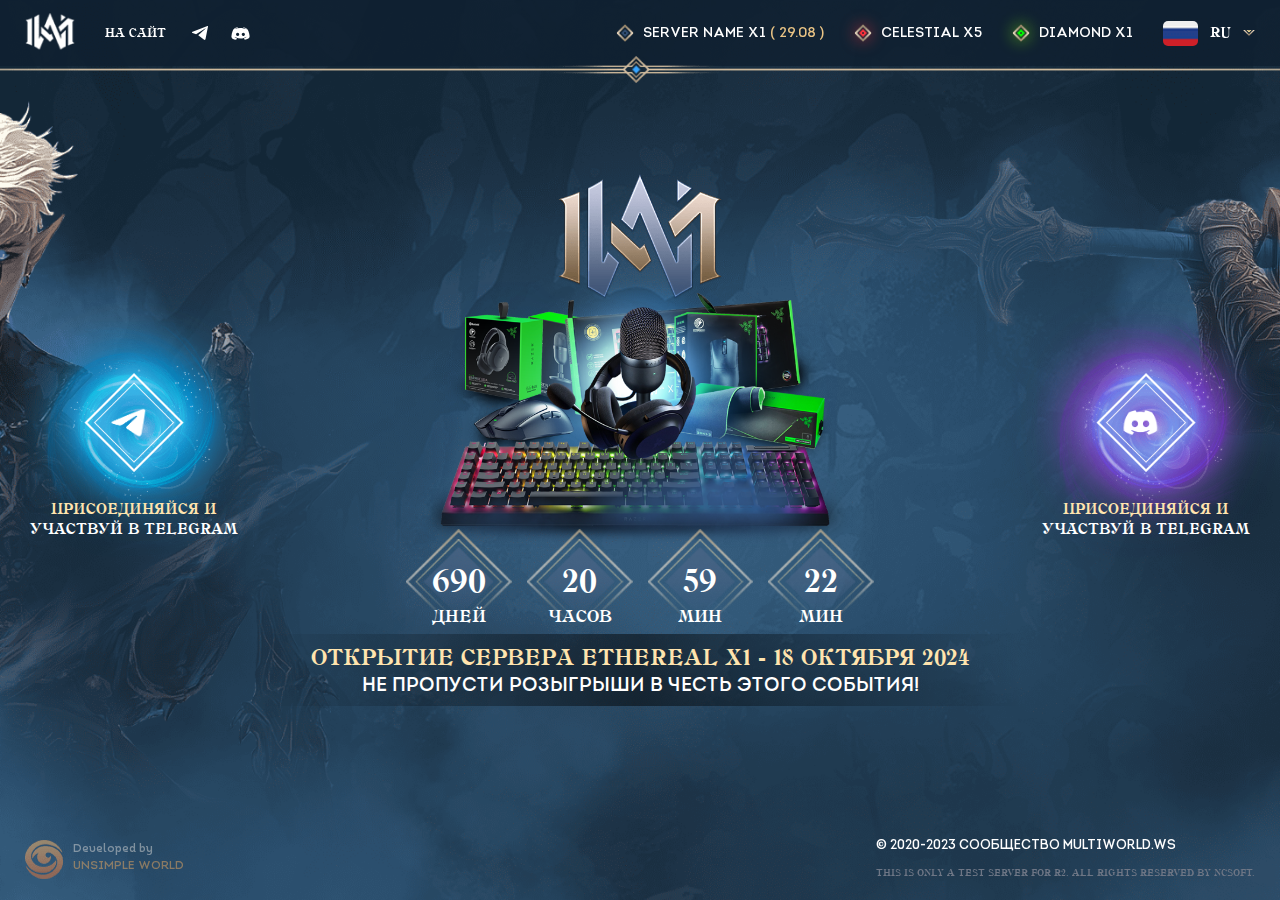
<file: promo.html>
<!DOCTYPE html>
<html lang="en">
  <head>
    <meta charset="UTF-8" />
    <meta http-equiv="X-UA-Compatible" content="IE=edge" />
    <meta name="viewport" content="width=device-width, initial-scale=1.0" />
    <title>Essense</title>
    <!-- styles -->
    <script>
      const __config = {
        timer: {
          dd: [
            ["день", "дня", "дней"],
            ["час", "часа", "часов"],
            ["мин", "мин", "мин"],
            ["сек", "сек", "сек"],
          ],
        },
      };
    </script>
    <link rel="stylesheet" href="css/style.css" />
    <link rel="stylesheet" href="css/header.css" />
  </head>

  <body>
    <header class="header line">
      <div class="container">
        <div class="header__wrapper">
          <!-- left -->
          <div class="header-left">
            <a href="/" class="header-left__logo">
              <img src="img/logo.png" alt="logo" />
            </a>
            <div class="header-links">
              <a href="#" class="header-website-link">
                На сайт
              </a>
              <ul class="header-socials">
                <li class="header-socials__item">
                  <a href="#" target="_blank" class="header-socials__link">
                    <img src="img/tg-icon.svg" alt="icon">
                  </a>
                </li>
                <li class="header-socials__item">
                  <a href="#" target="_blank" class="header-socials__link">
                    <img src="img/discrod-icon.svg" alt="icon">
                  </a>
                </li>
              </ul>
            </div>
          </div>
          <!-- right -->
          <div class="header-right">
            <div class="header-right-info__box">
              <div class="header-right-info-box__top">
                <div class="hribt__text">
                  <span class="hribt__text hribt__text--desktop">Список серверов</span>
                  <span class="hribt__text hribt__text--mob">Серверы</span>
                </div>
                <div class="header-lang-top__angle">
                  <img src="img/angle-down.png" alt="angle" />
                </div>
              </div>
              <div class="header-right__info">
                <!-- item -->
                <a href="#" class="header-right-info__item">
                  <div
                    class="header-right-info__icon header-right-info__icon-default"
                  ></div>
                  <div class="header-right-info__text">
                    server name x1 <span>( 29.08 )</span>
                  </div>
                </a>
                <!-- item -->
                <a href="#" class="header-right-info__item">
                  <div
                    class="header-right-info__icon header-right-info__icon-red"
                  ></div>
                  <div class="header-right-info__text">celestial x5</div>
                </a>
                <!-- item -->
                <a href="#" class="header-right-info__item">
                  <div
                    class="header-right-info__icon header-right-info__icon-green"
                  ></div>
                  <div class="header-right-info__text">diamond x1</div>
                </a>
              </div>
            </div>

            <div class="header-right__main">
              <div class="header-lang">
                <div class="header-lang__top">
                  <div class="header-lang-top__flag">
                    <img src="img/ru-flag.png" alt="flag" />
                  </div>
                  <div class="header-lang-top__lang">RU</div>
                  <div class="header-lang-top__angle">
                    <img src="img/angle-down.png" alt="angle" />
                  </div>
                </div>
                <div class="header-lang__dropdown">
                  <!-- item -->
                  <a href="#" class="header-lang-dropdown__item">
                    <div class="header-lang-top__flag">
                      <img src="img/ru-flag.png" alt="flag" />
                    </div>
                    <div class="header-lang-top__lang">RU</div>
                  </a>
                  <!-- item -->
                  <a href="#" class="header-lang-dropdown__item">
                    <div class="header-lang-top__flag">
                      <img src="img/ru-flag.png" alt="flag" />
                    </div>
                    <div class="header-lang-top__lang">RU</div>
                  </a>
                </div>
              </div>
              <!-- <div class="header-burger">
                <span></span><span></span><span></span>
              </div> -->
            </div>
          </div>
        </div>
      </div>
    </header>

    <div class="wrapper">
      <section class="promo">
        <div class="container">
          <div class="promo__wrapper">
            <!-- item -->

            <div class="promo-center">
              <div class="promo-center-logo">
                <img src="img/logo-promo.png" alt="logo" />
              </div>
              <div class="promo-center-gifts">
                <img src="img/gifts.png" alt="gifts" />
              </div>
              <div class="promo-bottom-content">
                <div class="main-countdown">
                  <div class="main-countdown__box">
                    <div
                      data-timer-start-time="2024-09-01 23:59:59"
                      data-timer-time-zone="Europe/Moscow"
                    ></div>
                  </div>
                </div>
                <div class="promo-open">
                  <div class="promo-title">
                    Открытие сервера Ethereal x1 - 18 октября 2024
                  </div>
                  <div class="promo-subtitle">
                    не пропусти розыгрыши в честь этого события!
                  </div>
                </div>
              </div>
            </div>
            <!-- item -->
            <div class="prome-cyclone-box"></div>
            <div class="promo__socs promo__socs-last">
              <a href="#" class="promo-socs__main">
                <div class="promo-socs-main__img">
                  <img src="img/discord.png" alt="telegram" />
                </div>

                <div class="promo-socs-box">
                  <img src="img/blue-box.png" alt="back" />
                </div>
                <div
                  class="promo-socs-box-cyclone promo-socs-box-cyclone--purple"
                >
                  <img src="img/cyclone-purple.png" alt="back" />
                </div>
              </a>
              <div class="promo-socs__title">
                <span>Присоединяйся и </span>участвуй в Telegram
              </div>
            </div>
            <div class="promo__socs promo__socs--left">
              <a href="#" class="promo-socs__main">
                <div class="promo-socs-main__img">
                  <img src="img/telegram-icon.png" alt="telegram" />
                </div>

                <div class="promo-socs-box">
                  <img src="img/blue-box.png" alt="back" />
                </div>
                <div class="promo-socs-box-cyclone">
                  <img src="img/cyclone-blue.png" alt="back" />
                </div>
              </a>
              <div class="promo-socs__title">
                <span>Присоединяйся и </span>участвуй в Telegram
              </div>
            </div>
          </div>
        </div>
      </section>
    </div>
    <footer class="footer">
      <div class="container">
        <div class="footer__wrapper">
          <a
            href="https://unsimpleworld.com/"
            class="footer__right"
            target="_blank"
          >
            <div class="footer-right__logo">
              <img src="img/logo-unsimple.png" alt="logo" />
            </div>
            <div class="footer-right__text">
              <div class="footer-right-text__title">Developed by</div>
              <div class="footer-right-text__subtitle">Unsimple World</div>
            </div>
          </a>
          <div class="footer-copy">
            <div class="footer-copy__top">
              © 2020-2023 СООБЩЕСТВО MULTIWORLD.WS
            </div>
            <div class="footer-copy__bottom">
              This is only a test server for R2. All rights reserved by Ncsoft.
            </div>
          </div>
        </div>
      </div>
    </footer>
    <script src="js/jquery.js"></script>
    <script src="js/owl.carousel.min.js"></script>
    <script src="js/swiper.js"></script>
    <script src="js/luxon.js"></script>
    <script src="js/script.js"></script>
  </body>
</html>
</file>
<file: css/style.css>
@font-face {
  font-family: "Angelus Medieval";
  src: url("../fonts/AngelusMedieval.eot");
  src: url("../fonts/AngelusMedieval.eot?#iefix") format("embedded-opentype"),
    url("../fonts/AngelusMedieval.woff2") format("woff2"),
    url("../fonts/AngelusMedieval.woff") format("woff"),
    url("../fonts/AngelusMedieval.ttf") format("truetype"),
    url("../fonts/AngelusMedieval.svg#AngelusMedieval") format("svg");
  font-weight: 500;
  font-style: normal;
  font-display: swap;
}
@font-face {
  font-family: Intro;
  src: url("../fonts/IntroRegularAlt.eot");
  src: url("../fonts/IntroRegularAlt.eot?#iefix") format("embedded-opentype"),
    url("../fonts/IntroRegularAlt.woff2") format("woff2"),
    url("../fonts/IntroRegularAlt.woff") format("woff"),
    url("../fonts/IntroRegularAlt.ttf") format("truetype"),
    url("../fonts/IntroRegularAlt.svg#IntroRegularAlt") format("svg");
  font-weight: 400;
  font-style: normal;
  font-display: swap;
}
@font-face {
  font-family: "Constantine";
  src: url("../fonts/Constantine.eot");
  src: url("../fonts/Constantine.eot?#iefix") format("embedded-opentype"),
    url("../fonts/Constantine.woff2") format("woff2"),
    url("../fonts/Constantine.woff") format("woff"),
    url("../fonts/Constantine.ttf") format("truetype"),
    url("../fonts/Constantine.svg#Constantine") format("svg");
  font-weight: normal;
  font-style: normal;
  font-display: swap;
}
html {
  -webkit-box-sizing: border-box;
  -moz-box-sizing: border-box;
  box-sizing: border-box;
}
input::placeholder {
  transition: 250ms ease all;
}
input:focus::placeholder {
  opacity: 0;
}
html,
body {
  --header-h: 66px;
  font-size: max((min(100vh, 100vw) - var(--header-h)) / 100 * 1.8, 14px);
  -ms-text-size-adjust: 100%;
  -moz-text-size-adjust: 100%;
  -webkit-text-size-adjust: 100%;
  /* line-height: Max(calc(((100vh - var(--header-h)) / 100)* 8.3), 0px); */
  font-family: "Angelus Medieval";
  font-weight: 500;
  background: #11264a;
  overflow-x: hidden;
  color: #fff;
  min-height: 100vh;
}
body {
  height: fit-content;
  width: 100%;
  overflow-y: hidden;
}
*,
*:before,
*:after {
  -webkit-box-sizing: inherit;
  -moz-box-sizing: inherit;
  box-sizing: inherit;
  padding: 0;
  margin: 0;
  border: 0;
}

:focus,
a:focus,
a:active :active {
  outline: none;
}

nav,
footer,
header,
aside {
  display: block;
}

input,
button,
textarea {
  font-family: inherit;
}

input::-ms-clear {
  display: none;
}

button {
  cursor: pointer;
}

button::-moz-focus-inner {
  padding: 0;
  border: 0;
}

img {
  display: block;
  vertical-align: top;
  object-fit: cover;
  max-width: 100%;
}

a,
a:visited {
  text-decoration: none;
}

a:hover {
  text-decoration: none;
}

ul li {
  list-style: none;
}

h1,
h2,
h3,
h4,
h5,
h6 {
  font-size: inherit;
  font-weight: 400;
}

.d-flex {
  display: -webkit-box;
  display: -webkit-flex;
  display: -ms-flexbox;
  display: flex;
}
.container {
  height: 100%;
  max-width: 2600px;
  width: 100%;
  padding: 0 1.875em;
  margin: 0 auto;
}
.wrapper {
  width: 100%;
  max-width: 2600px;
  margin: 0 auto;
}
.line {
  position: relative;
}
section {
  padding: 130px 0;
}
.line::after {
  content: "";
  width: 2600px;
  height: 32px;
  position: absolute;
  z-index: 1;
  background: url(../img/line.png) no-repeat center center;
  background-size: contain;
  left: 50%;
  transform: translateX(-50%);
  bottom: -19px;
}
/* BASIC SETTINGS END*/
.header {
  padding: 13px 0;
  background: rgb(15 31 47 / 80%);
  position: fixed;
  top: 0;
  z-index: 10;
  left: 0;
  right: 0;
  max-width: 2600px;
  margin: 0 auto;
}
.header__wrapper {
  justify-content: space-between;
  align-items: center;
  display: flex;
}
.header-left {
  display: flex;
  align-items: center;
}
.header-left {
  gap: 60px;
}
.footer {
  padding: 22px 0;
  position: fixed;
  bottom: 0;
  left: 0;
  right: 0;
  max-width: 2600px;
  margin: 0 auto;
}
.footer__wrapper {
  display: flex;
  justify-content: space-between;
}
.preview__logo {
  margin-bottom: 27px;
}
.promo-center-logo {
  max-width: clamp(5.25em, 18.5vh, 18.5em);
}
.footer__right {
  display: flex;
  align-items: center;
  gap: 10px;
}
.header-left__nav {
  display: flex;
  align-items: center;
  gap: 70px;
}
.preview .btn.preview-btn {
  position: relative; /* Чтобы сдвиг происходил относительно исходного положения */
  animation: moveUpDown 2s infinite ease-in-out; /* Анимация бесконечная */
}
.preview .btn.preview-btn:hover {
  animation-play-state: paused;
}
@keyframes moveUpDown {
  0%,
  100% {
    transform: translateY(0); /* Начальная и конечная позиции - на месте */
  }
  50% {
    transform: translateY(-8px); /* Поднимаем на 4 пикселя вверх */
  }
}
.video-header {
  width: 100%;
  height: 100%;
  position: absolute;
  z-index: 0;
  top: 0;
  left: 0;
  right: 0;
  overflow: hidden;
  -webkit-mask-box-image: linear-gradient(
    to top,
    transparent 0%,
    white 200px,
    white 100%
  );
}
.video-header__player {
  width: 2600px;
  height: 100%;
  position: absolute;
  top: 0;
  left: calc((100% - 2600px) / 2);
  z-index: 1;
  object-fit: cover;
  -webkit-mask-box-image: linear-gradient(
    to right,
    transparent 0%,
    white 92px,
    white calc(100% - 68px),
    transparent 100%
  );
}
.btn.preview-btn {
  margin-top: 37px;
}
.header-left-nav-item__text {
  color: #fff;
  font-size: 16px;
  transition: 250ms ease all;
  text-transform: uppercase;
}
.header-left-nav__item {
  display: flex;
  gap: 10px;
  align-items: center;
}
.header-left-nav__item:hover .header-left-nav-item__text {
  color: #eac485;
}
.header-right-info__item {
  transition: transform 0.2s ease; /* Плавный переход для transform */
}

.header-right-info__icon {
  transition: transform 0.2s ease; /* Плавный переход при возвращении к исходному состоянию */
}

.header-right-info__item:hover .header-right-info__icon {
  transform: scale(1.2);
}
.header-right__info {
  display: flex;
  align-items: center;
  gap: 36px;
}
.header-right {
  display: flex;
  gap: 95px;
  align-items: center;
}
.header-right__main {
  display: flex;
}
.header-lang {
  position: relative;
}
.header-lang__top {
  display: flex;
  cursor: pointer;
  align-items: center;
  gap: 12px;
  transition: 250ms;
}
.header-lang-top__flag {
  width: 35px;
  border-radius: 5px;
  overflow: hidden;
  position: relative;
  height: 25px;
}
.header-lang-top__flag img {
  position: absolute;
  width: 100%;
  height: 100%;
  left: 0;
  top: 0;
  object-fit: cover;
}
.header-lang__dropdown {
  position: absolute;
  top: 100%;
  opacity: 0;
  visibility: hidden;
  transition: 0.3s;
  border-radius: 5px;
  background: rgb(15 31 47 / 80%);
  border: 1px solid rgb(204 183 154 / 60%);
  z-index: 2;
  backdrop-filter: blur(3px);
  background: #07131e8c;
  padding: 15px;
  display: flex;
  gap: 15px;
  left: -15px;
  flex-direction: column;
}
.header-right__main {
  gap: 22px;
  align-items: center;
}
.header-right-info__icon {
  width: 18px;
  background: url(../img/info-default.png) no-repeat center center;
  background-size: contain;
  height: 18px;
}
.header-right-info__item {
  display: flex;
  align-items: center;
  gap: 9px;
}
.header-lang-dropdown__item {
  transition: 250ms ease all;
}
.btn {
  transition: 0.4s ease all;
}
.btn:hover {
  filter: brightness(1.2);
}
.btn__text {
  transition: 250ms ease all;
}
.btn:hover .btn__text {
  letter-spacing: 1.1px;
}
.header-lang-dropdown__item:hover {
  color: #eac485;
}
.header-right-info__text {
  font-family: Intro;
  font-size: 14px;
  transition: 250ms ease all;
  color: #fff;
  text-transform: uppercase;
}
.header-right-info__text span {
  color: #eac485;
}
.header-lang__top {
  transition: 250ms ease all;
}
.header-burger {
  display: none;
}
.header-lang__top:hover {
  color: #eac485;
}
.header-lang-top__angle {
  transition: 250ms ease all;
}
.header-lang.active .header-lang-top__angle {
  transform: rotate(180deg);
}
.header-right-info__item:hover .header-right-info__text:hover {
  color: #eac485;
}
.header-right-info__icon-red {
  background: url(../img/info-red.png) no-repeat center center;
  background-size: contain;
  filter: drop-shadow(0 0 8px #ff343d);
}
.header-right-info__icon-green {
  background: url(../img/info-green.png) no-repeat center center;
  background-size: contain;
  filter: drop-shadow(0 0 8px #87ff07);
}
.header-lang.active .header-lang__dropdown {
  opacity: 1;
  visibility: visible;
  transform: translateY(18px);
  left: -15px;
}
.header-lang-dropdown__item {
  cursor: pointer;
  gap: 12px;
  display: flex;
  color: #fff;
  align-items: center;
}
.hribt__text {
  transition: 250ms ease all;
}
.hribt__text:hover {
  color: #eac485;
}
.btn {
  position: relative;
  display: flex;
  justify-content: center;
  align-items: center;
  transition: 250ms ease all;
}
.btn:hover {
  transform: scale(1.05);
}
.btn__text {
  text-shadow: 0 2px 4px #243a63;
  position: absolute;
  color: #fff;
  font-size: 16px;
  text-transform: uppercase;
}
.preview,
.species,
.start,
.news {
  background: url(../img/preview-back.jpg) no-repeat center center;
  background-size: cover;
  min-height: 100vh;
  height: 100%;
  display: flex;
  flex-direction: column;
  justify-content: center;
  align-items: center;
}
.section__title.section__title--white {
  color: #fff;
}
.start-slider-item__title {
  font-size: 35px;
  text-transform: uppercase;
  margin-bottom: 20px;
  text-align: center;
}
.species {
  background: url(../img/species-back.jpg) no-repeat -335px center;
  background-size: cover;
}
.start {
  background: url(../img/species-back.jpg) no-repeat center center;
  background-size: cover;
}
.news {
  background: url(../img/news-back.jpg) no-repeat center center;
  background-size: cover;
}
.preview-text__title {
  color: #eac485;
  font-size: 42px;
  line-height: 1.1;
  margin-top: 20px;
  margin-bottom: 4px;
  position: relative;
}
.section__text {
  max-width: 1358px;
  font-family: Intro;
  font-size: 18px;
  line-height: 25px;
  text-align: center;
  font-weight: 300;
}
.species__list {
  display: flex;
  margin: 70px 0 5px;
  gap: 35px;
}
.species-list__item {
  position: relative;
  max-width: 174px;
}
.species-list__item--line {
  width: 4px;
  height: 280px;
  top: -60px;
  background: linear-gradient(to bottom, transparent, #baa98b78, transparent);
}
.preview-text__back {
  background: linear-gradient(to bottom, #152a4b7d, transparent);
  background-size: cover;
  width: 716px;
  height: 149px;
  position: absolute;
  z-index: 0;
  bottom: 10px;
}
.species-list-item__text {
  font-size: 20px;
  line-height: 25px;
  text-align: center;
  margin-top: 28px;
  text-transform: uppercase;
}
.section__title {
  font-size: 52px;
  color: #eac485;
  text-transform: uppercase;
  line-height: 1.3;
  margin-bottom: 40px;
}
.preview-text {
  position: relative;
}
.preview-text__subtitle {
  font-size: 27px;
  color: #fff;
  position: relative;
  line-height: 1.4;
  margin-bottom: 19px;
}
.preview-text {
  display: flex;
  flex-direction: column;
  justify-content: center;
  align-items: center;
}
.preview-text::before {
  content: "";
  width: 730px;
  height: 30px;
  display: block;
  z-index: 1;
  position: relative;
  background: url(../img/preview-text-top.png) no-repeat center center;
  background-size: contain;
}
.preview-text::after {
  content: "";
  width: 470px;
  height: 20px;
  z-index: 1;
  position: relative;
  display: block;
  background: url(../img/preview-text-bottom.png) no-repeat center center;
  background-size: contain;
}
.btn.preview-btn .btn__text {
  font-size: 27px;
  padding-top: 3px;
}
.section-nav {
  position: fixed;
  max-width: 2600px;
  top: 50%;
  z-index: 10;
  width: 100%;
  transform: translate(-50%, -50%);
  left: 50%;
}
.section-nav-list__item.swiper-pagination-bullet-active,
.section-nav-list__item:hover {
  opacity: 1;
}
.header-right-info-box__top {
  display: none;
  cursor: pointer;
}
.header-right-info__box:hover {
  color: #eac485;
}
.section-nav-list__item {
  opacity: 0.6;
  cursor: pointer;
  transition: 250ms ease all;
}
.footer-right-text__title,
.footer-right-text__subtitle {
  font-family: Intro;
  color: #dad9d8;
  font-size: 12px;
  margin-bottom: 5px;
}
.section-nav__wrapper {
  position: absolute;
  right: 40px;
  top: 50%;
  transform: translateY(-50%);
}
.section-nav__list {
  position: absolute;
  right: 90px;
  top: 50px;
}
.footer-right-text__subtitle {
  color: #ecaa60;
  text-transform: uppercase;
}
.footer__right {
  opacity: 0.5;
  transition: 250ms ease all;
}
.footer__right:hover {
  opacity: 1;
}
.footer-copy__top {
  font-family: Intro;
  color: #fff;
  font-size: 13px;
  text-transform: uppercase;
  margin-bottom: 15px;
}
.footer-copy__bottom {
  color: #6e7685;
  text-transform: uppercase;
  font-size: 10px;
}
.section-nav-list-item__title {
  font-family: "Constantine";
  text-transform: uppercase;
  font-size: 18px;
}
.section-nav-list-item__subtitle {
  text-wrap: nowrap;
  font-family: Intro;
  font-size: 10px;
  text-transform: uppercase;
  color: #8d9bb6;
  margin-top: 5px;
}
.section-nav-list__item {
  padding-right: 25px;
  text-align: right;
}
.header-left__logo {
  transition: 250ms ease all;
}
.header-left__logo:hover {
  transform: scale(1.05);
}
.section-nav-list__item:nth-child(2),
.section-nav-list__item:nth-child(5) {
  padding-right: 75px;
}
.section-nav-list__item:nth-child(3),
.section-nav-list__item:nth-child(4) {
  padding-right: 90px;
}
.section-nav__list {
  display: flex;
  flex-direction: column;
  gap: 49px;
}
section {
  padding-left: 30px !important;
  position: relative;
  padding-right: 30px !important;
}
.sections {
  width: 100%;
  height: 100vh;
  overflow: hidden;
}
.owl-stage {
  display: flex;
}
.owl-stage-outer {
  overflow: hidden;
}
.section__title {
  text-align: center;
}
.start-slider-item__text {
  font-family: Intro;
  font-size: 20px;
  text-align: center;
  line-height: 30px;
}
.start {
  background: url(../img/start-back.jpg) no-repeat center center;
  background-size: cover;
}
.btn__box {
  margin-top: 45px;
}
.btn__box .btn {
  margin-top: 0;
}
.start__slider {
  max-width: 900px;
  display: flex;
  flex-direction: column-reverse;
  gap: 43px;
}
.btn .btn__text {
  transition: 0.5s;
  color: rgba(255, 255, 255, 0.8);
  width: 100%;
  height: 100%;
  display: flex;
  align-items: center;
  justify-content: center;
}
.btn .btn__text::after {
  z-index: 1;
  transition: 0.5s;
  content: "";
  position: absolute;
  width: 0;

  height: 74%;
  mix-blend-mode: screen;
  filter: brightness(250%);
  opacity: 0.1;
  transform: rotate(0deg);
  background: url(../img/button_effect.gif) top / cover;
}
.news-slider-item__content .btn:hover .btn__text::after {
  opacity: 0.2;
  width: 100%;
  border-radius: 1rem;
}
.btn:hover .btn__text::after {
  opacity: 0.1;
  width: 83%;
  border-radius: 1rem;
}
.owl-nav {
  display: none;
}
.start__slider .owl-dots button {
  background: url(../img/slider-dot-start.png) no-repeat center center;
  background-size: contain;
  width: 136px;
  height: 136px;
  font-size: 45px;
  color: #eeece8;
  transition: 250ms ease all;
  opacity: 0.3;
}
.start__slider .owl-dots button.active {
  opacity: 1;
  margin-right: -14px;
  margin-left: -14px;
}
.start__slider .owl-dots {
  display: none;
}
.start-slder-dots__item:nth-child(2) {
  position: relative;
  margin-left: -14px;
  margin-right: -14px;
  z-index: 1;
}
.start-slder-dots__item::after {
  content: "Шаг";
  font-size: 22px;
  text-transform: uppercase;
  position: absolute;
  bottom: -30px;
}
.start__slider .owl-prev {
  width: 62px;
  height: 74px;
  background: url(../img/slider-left.png) no-repeat center center;
  background-size: cover;
  position: absolute;
  left: -150px;
  top: 50%;
  transform: translateY(-50%);
}
.start__slider .owl-next {
  width: 62px;
  height: 74px;
  background: url(../img/slider-right.png) no-repeat center center;
  background-size: cover;
  position: absolute;
  right: -150px;
  top: 50%;
  transform: translateY(-50%);
}
.start__slider {
  position: relative;
}
.owl-nav button {
  transition: 250ms ease all;
}
.owl-nav button.disabled {
  opacity: 0.6;
}
.owl-nav button:hover {
  filter: brightness(1.2);
}
.owl-nav button.disabled:hover {
  filter: unset;
  cursor: default;
}
.start__slider .owl-nav {
  display: unset;
}
.start-slider__dots {
  margin-bottom: 60px;
}
.section-container {
  max-width: 1460px;
  padding: 0 30px;
  margin: 0 auto;
  width: 100%;
  position: relative;
}
.news-slider-item {
  display: flex;
  justify-content: space-between;
}
.news-slider-item-top-left__status {
  font-size: 16px;
  color: #eac485;
  text-transform: uppercase;
  display: flex;
  align-items: center;
  gap: 10px;
}
.news-slider-item__top {
  display: flex;
  justify-content: space-between;
  width: 100%;
  margin-bottom: 20px;
}
.news-slider-item-top__right {
  color: #a8b0c2;
  font-size: 16px;
  text-transform: uppercase;
}
.news-slider-item-top-left__status::before {
  content: "";
  width: 15px;
  height: 15px;
  background: url(../img/angle-news.png) no-repeat center center;
  background-size: contain;
  display: block;
}
.section-wrapper {
  display: flex;
  justify-content: center;
  align-items: center;
  flex-direction: column;
}
.news-slider-item__title {
  font-size: 25px;
  text-transform: uppercase;
  line-height: 32px;
}
.news-slider-item__text {
  color: #beb6b6;
  font-size: 16px;
  line-height: 23px;
  font-family: Intro;
  margin-top: 21px;
}
.btn.news-btn .btn__text {
  font-size: 18px;
}
.news-slider-item__content {
  position: absolute;
  bottom: 65px;
  left: 40px;
  right: 40px;
  display: flex;
  flex-direction: column;
  align-items: flex-start;
}
.start-slder-dots__item::before {
  content: "";
  width: 100%;
  height: 100%;
  transition: 250ms ease all;
  background: url(../img/slider-dot-start.png) no-repeat center center;
  background-size: contain;
  position: absolute;
  z-index: -1;
}
.start-slder-dots__item.active::before {
  opacity: 1;
  transform: rotate(180deg);
}
.start-slder-dots__item.active {
  opacity: 1;
  z-index: 1;
}
.start-slder-dots__item {
  width: 136px;
  height: 136px;
  font-size: 45px;
  color: #eeece8;

  transition: 250ms ease all;
  opacity: 0.3;
  display: flex;
  cursor: pointer;
  justify-content: center;
  align-items: center;
}
.start-slder-dots__item {
  position: relative;
}
.btn__box {
  display: flex;
  gap: 20px;
  justify-content: space-between;
  align-items: center;
  justify-content: center;
  flex-wrap: wrap;
}
.news-slider-item__inner-small .news-slider-item__top {
  width: fit-content;
  gap: 15px;
}
.news-slider-item__inner-small .btn.preview-btn {
  margin-top: 20px;
}
.news-slider .owl-next {
  width: 62px;
  height: 74px;
  background: url(../img/slider-right.png) no-repeat center center;
  background-size: cover;
  position: absolute;
  right: -150px;
  top: 50%;
  transform: translateY(-50%);
}
.news-slider .owl-prev {
  width: 62px;
  height: 74px;
  background: url(../img/slider-left.png) no-repeat center center;
  background-size: cover;
  position: absolute;
  left: -150px;
  top: 50%;
  transform: translateY(-50%);
}
.news-slider {
  position: relative;
}
.news-slider .owl-nav {
  display: unset;
}
.news-slider-item__big {
  overflow: hidden;
  clip-path: polygon(
    30px 0px,
    /* Верхний левый угол */ calc(100% - 30px) 0px,
    /* Верхний правый угол */ 100% 30px,
    /* Верхний правый угол */ 100% calc(100% - 30px),
    /* Нижний правый угол */ calc(100% - 30px) 100%,
    /* Нижний правый угол */ 30px 100%,
    /* Нижний левый угол */ 0px calc(100% - 30px),
    /* Нижний левый угол */ 0px 30px /* Верхний левый угол */
  );

  background: #fff;
  overflow: hidden;
}
.start-slider__dots {
  display: flex;
  width: fit-content;
}
.news-slider-item--back img {
  width: 100%;
  object-fit: cover;
  height: 100%;
  position: absolute;
}
.news-slider-item__big {
  height: 580px;
  position: relative;
}
.news-slider-item__big .news-slider-item--back img {
  object-fit: cover;
  height: 100%;
  position: absolute;
}
.news-slider-item__inner {
  width: calc(50% - 20px);
}
.news-slider-item--back {
  position: absolute;
  width: 100%;
  height: 100%;
  top: 0;
  left: 0;
}
.news-slider-item__inner,
.news-slider-item__big,
.news-slider-item__default {
  position: relative;
}
.promo-socs__main {
  width: clamp(6.5em, 10.875vw, 10.875em);
  scale: 1.25;
  aspect-ratio: 1;
  display: flex;
  justify-content: center;
  position: relative;
  align-items: center;
  margin: 0 auto;
}
.promo-socs-box {
  position: relative;
  z-index: 2;
}
.promo-socs-main__img {
  z-index: 3;
}
@keyframes rotate {
  from {
    transform: rotate(0deg);
  }
  to {
    transform: rotate(360deg);
  }
}

.promo-socs-box-cyclone {
  animation: rotate 10s linear infinite;
  filter: drop-shadow(0 0 10px #2aa4dc);
  scale: 1.5;
}
.promo__wrapper {

  height: 100%;
  display: flex;
  justify-content: center;
  align-items: center;
  flex-direction: column;
  padding: 3em 0;
  gap: 20px;
}
.promo-socs__title {
  font-size: clamp(1em, 1.25vw, 1.25em);
  text-align: center;
  text-transform: uppercase;
}
.promo-socs__title span {
  display: block;
  color: #ffe4ae;
}
.promo-socs-box-cyclone--purple {
  filter: drop-shadow(0 0 10px #9064d1);
}
.gw-timer__desc {
  font-size: clamp(1em, 1.375vw, 1.375em);
}
.gw-timer__item {
  --ratio: clamp(5em, 8.25vw, 8.25em); 
  width: var(--ratio);
  height: var(--ratio);
  padding-top: 2em;
  aspect-ratio: 1;
  display: flex;
  justify-content: center;
  align-items: center;
  flex-direction: column;
  text-transform: uppercase;
  background: url(../img/transparent-angle.png) no-repeat center center;
  background-size: 100% 100%;
  gap: 6px;
}
.gw-timer__amount {
  font-size: clamp(1.5em, 2.75vw, 2.75em);
  line-height: 100%;
  display: block;
}
.gw-timer {
  gap: 25px;
  display: flex;
}
.promo-bottom-content {
  display: flex;
  flex-direction: column;
  justify-content: center;
  align-items: center;
  position: relative;
}
.promo-subtitle {
  text-align: center;
  font-family: Intro;
  font-size: clamp(1.125em, 1.5vw, 1.5em);
  text-transform: uppercase;
  margin-top: 4px;
}
.promo-title {
  color: #ffe4ae;
  line-height: 1.2;
  font-size: clamp(1.5em, 1.875vw, 1.875em);
  text-transform: uppercase;
  text-align: center;
}

.promo-center-gifts {
  position: relative;
  margin: 0 auto;
  max-width: clamp(20em, 40vh, 40em);
  scale: 1.25;
  pointer-events: none;
}
.promo-open {
  background: linear-gradient(to right, transparent, #00000080, transparent);
  padding: 10px clamp(1.25em, 4.25vw, 4.25em);
}
.promo {
  height: 100vh;
  background: url(../img/promo-back.png) no-repeat center center;
  background-size: cover;
  display: flex;
  justify-content: center;
  align-items: center;
  padding: 0 !important;
}
.promo-center {
  display: flex;
  flex-direction: column;
  align-items: center;
  justify-content: center;
}
.promo-socs__title {
  z-index: 3;
  position: relative;
}
.promo-socs-box-cyclone {
  position: absolute;
  z-index: 0;
}
.promo-socs-main__img {
  position: absolute;
  max-width: 27.5%;
  z-index: 5;
}
.promo__socs {
  --x: clamp(6em, 12vw, 12em);
  width: fit-content;
  position: absolute;
  top: 50%;
  transform: translateY(-50%);
}
.promo__socs--left {
  left: var(--x);
}
.promo__socs-last{
  right: var(--x);
}
.news-slider-item--back::after {
  content: "";
  background: linear-gradient(to top, rgb(34 44 64 / 70%), transparent);
  position: absolute;
  top: 0;
  left: 0;
  width: 100%;
  height: 100%;
}
.news-slider-item__default-box {
  height: calc(50% - 20px);
}

.news-slider-item__big,
.news-slider-item__default {
  margin-top: -2px;
  margin-bottom: -2px;
  z-index: 1;
}
.news-slider-item__default {
  height: calc(100% - 14px);
  overflow: hidden;
  clip-path: polygon(
    30px 0px,
    /* Верхний левый угол */ calc(100% - 30px) 0px,
    /* Верхний правый угол */ 100% 30px,
    /* Верхний правый угол */ 100% calc(100% - 30px),
    /* Нижний правый угол */ calc(100% - 30px) 100%,
    /* Нижний правый угол */ 30px 100%,
    /* Нижний левый угол */ 0px calc(100% - 30px),
    /* Нижний левый угол */ 0px 30px /* Верхний левый угол */
  );
}
.news-slider-item__default-box--two {
  display: flex;
  justify-content: space-between;
}
.shape-top {
  border-top: 2px solid #8c8879;
  width: calc(100% - 146px);
  position: relative;
  margin: 0 auto;
  height: 9px;
}
.shape-top::before {
  content: "";
  position: absolute;
  width: 10px;
  background: #8c8879;
  height: 2px;
  transform: rotate(135deg);
  left: -8px;
  top: 4px;
}
.shape-top::after {
  content: "";
  position: absolute;
  width: 10px;
  background: #8c8879;
  height: 2px;
  transform: rotate(-135deg);
  right: -8px;
  top: 4px;
}
.news-slider__dots {
  display: flex;
  gap: 125px;
  margin-bottom: 70px;
  align-items: center;
}
.news-slider-dot.active {
  color: #eac485;
}
.news-slider-dot {
  display: flex;
  align-items: center;
  color: #ffffff;
  transition: 250ms ease all;
  position: relative;
  cursor: pointer;
  font-size: 16px;
  text-transform: uppercase;
}
.news-slider-dot:last-child::after {
  display: none;
}
.news-slider-dot::after {
  content: "";
  background: url(../img/dot.png) no-repeat center center;
  background-size: cover;
  width: 18px;
  height: 18px;
  right: -75px;
  position: absolute;
}
.shape-bottom {
  border-bottom: 2px solid #8c8879;
  width: calc(100% - 146px);
  position: relative;
  margin: 0 auto;
  height: 9px;
}
.section-nav-list__item--disabled:hover,
.section-nav-list__item--disabled {
  cursor: default;
  opacity: 0.3;
}
.shape-bottom::before {
  content: "";
  position: absolute;
  width: 10px;
  background: #8c8879;
  height: 2px;
  transform: rotate(-135deg);
  left: -8px;
  top: 4px;
}
.shape-bottom::after {
  content: "";
  position: absolute;
  width: 10px;
  background: #8c8879;
  height: 2px;
  transform: rotate(135deg);

  right: -8px;
  top: 4px;
}
.news-slider-item__inner {
  flex-direction: column;
  justify-content: space-between;
  display: flex;
}
.news-slider-item__default-box--two .news-slider-item__inner-box {
  width: calc(50% - 20px);
}
.news-slider-item__default .news-slider-item__content {
  bottom: 38px;
}
.news-slider-item__inner-box {
  height: 100%;
}
.news-slider {
  width: 100%;
}
.border-news {
  margin: 0 auto;
  width: 69%;
  max-width: 500px;
}
.news-slider-item--back img {
  width: 100%;
  object-fit: cover;
  object-position: top;
  height: 100%;
  position: absolute;
}
.slider-start-main {
  max-width: 900px;
}

.start__slider .owl-dots {
  justify-content: center;
  width: fit-content;
  margin: 0 auto;
}
.owl-item.center .start-slder-dots__item {
  opacity: 1;
}
@media screen and (max-width: 2475px) {
  .news-slider .owl-nav {
    display: none;
  }
}
@media (min-width: 2100px) {
  .promo-center-logo {
    max-width: clamp(5.25em, 24.5vh, 24.5em);
  }
  .promo-center-gifts {
    max-width: clamp(20em, 50vh, 50em);
  }
  .promo__socs {
    --x: 24em;
  }
}
@media (min-width: 2640px) {
  .wrapper {
    max-width: 100%;
  }
  .promo__socs {
    --x: 9rem;
  }
}
@media screen and (max-width: 2100px) {
  .news-slider {
    max-width: 1100px;
  }
  .news-slider-item__title {
    font-size: 19px;
  }
  .news-slider-item__default-box {
    height: calc(50% - 13px);
  }
  .news-slider-item__default-box--two .news-slider-item__inner-box {
    width: calc(50% - 14px);
  }
  .news-slider-item__default .news-slider-item__content {
    bottom: 32px;
    left: 25px;
    right: 20px;
  }
  .news-slider-item__inner-small .news-slider-item__top {
    flex-direction: column;
  }
}
@media screen and (max-width: 2000px) {
  .header-left {
    gap: 50px;
  }
  .header-left__nav {
    gap: 55px;
  }
  .header-right__info {
    gap: 30px;
  }
  .header-right {
    gap: 50px;
  }
  .start__slider .owl-next {
    right: -100px;
  }
  .start__slider .owl-prev {
    left: -100px;
  }
}
@media screen and (max-width: 1920px) {
  .header-left,
  .header-right {
    gap: 40px;
  }
  .header-right__main .btn img {
    max-width: 230px;
  }
  .header-left__logo img {
    max-width: 50px;
  }
  .btn.preview-btn img {
    max-width: 415px;
  }
  .btn.preview-btn .btn__text {
    font-size: 26px;
  }
  .header-left__nav {
    gap: 45px;
  }
  .header-left-nav-item__text {
    font-size: 15px;
  }
  .preview__logo img {
    max-width: 260px;
  }
  .preview-text__title {
    font-size: 39px;
  }
  .preview-text__subtitle {
    font-size: 25px;
  }
  .preview-text__back {
    bottom: 10px;
    height: 145px;
  }
  .section__title {
    font-size: 50px;
    margin-bottom: 36px;
  }
  .section__text {
    max-width: 1120px;
  }
  .species__list {
    gap: 30px;
    margin: 65px 0 5px;
  }
  .species-list-item__top img {
    width: 100%;
  }
  .species-list__item {
    max-width: 169px;
  }
  .species-list-item__text {
    font-size: 19px;
  }
  .btn.species-btn img {
    max-width: 390px;
  }
  .start-slider-item__title {
    font-size: 33px;
  }
  .start-slider-item__text {
    font-size: 19px;
  }
  .start__slider {
    max-width: 716px;
  }
  .start-slider-item__title {
    font-size: 29px;
    line-height: 1.3;
  }
  .news-slider-item__inner {
    width: calc(50% - 15px);
  }
  .news-slider {
    max-width: 976px;
  }
  .btn.news-btn .btn__text {
    font-size: 21px;
  }
  .news-slider-item__inner.news-slider-item__inner-small
    .news-slider-item__title {
    font-size: 18px;
    line-height: 1.4;
  }
  .news-slider-item__inner.news-slider-item__inner-small .btn.preview-btn img {
    width: 100%;
  }
}
@media screen and (max-width: 1750px) {
  .preview__logo img {
    max-width: 250px;
  }
  .preview-text__title {
    font-size: 37px;
  }
  .preview-text__subtitle {
    font-size: 24px;
  }
  .preview-text__back {
    height: 140px;
  }

  .header-right-info__box.active .header-right__info {
    opacity: 1;
    visibility: visible;
    transform: translateY(18px);
  }
  .species__list {
    max-width: 807px;
  }
  .owl-nav {
    display: none;
  }
  .species__list {
    position: relative;
    flex-direction: column;
  }
  .species-list__item {
    margin: 0 auto;
  }
  .owl-dots {
    width: fit-content;
    margin: 0 auto;
    display: flex;
    align-items: center;
    gap: 25px;
    margin: 15px auto 23px;
  }
  .owl-dot {
    width: 15px;
    height: 15px;
    transform: rotate(45deg);
    background: #d9c7a9;
    opacity: 0.7;
    transition: 250ms ease all;
  }
  .owl-dot.active {
    background: #ffffff;
    opacity: 1;
  }
  .news-slider-item {
    flex-direction: column;
    gap: 27px;
    max-height: 600px;
    overflow: auto;
  }
  .news-slider-item__inner {
    gap: 16px;
  } /* width */
  ::-webkit-scrollbar {
    width: 5px;
    height: 5px;
  }

  /* Track */
  ::-webkit-scrollbar-track {
    background: #6e7685;
  }

  /* Handle */
  ::-webkit-scrollbar-thumb {
    background: #eac485;
  }
  .news-slider-item__default-box {
    height: 400px;
  }
  .news-slider-item__inner {
    width: 100%;
  }
  .news-slider-item__big {
    height: 100%;
  }
  .news-slider {
    max-width: 776px;
  }
  .news-slider-item__inner {
    padding-right: 20px;
  }
  .news-slider-item__inner-box {
    height: 400px;
  }
  .news-slider__dots {
    gap: 80px;
  }
  .news-slider-dot::after {
    right: -50px;
  }
}
@media screen and (max-width: 1600px) {
  .container {
    padding: 0 25px;
  }
  .news-slider {
    max-width: 600px;
  }
  .news-slider-item__content {
    position: absolute;
    bottom: 29px;
    left: 27px;
    right: 24px;
  }
  .news-slider-item__inner-box,
  .news-slider-item__default-box {
    height: 339px;
  }
  .header-left,
  .header-right {
    gap: 30px;
  }
  .header-left__nav {
    gap: 35px;
  }
  .line::after {
    max-width: 2200px;
  }
  .footer {
    padding: 20px 0;
  }
  .preview__logo img {
    max-width: 230px;
  }
  .preview-text__title {
    font-size: 33px;
  }
  .preview-text__subtitle {
    font-size: 22px;
  }
  .preview-text__back {
    bottom: 11px;
    height: 134px;
  }
  .btn.preview-btn img {
    max-width: 380px;
  }
  .btn.preview-btn .btn__text {
    font-size: 24px;
  }
  .section-nav-border {
    width: 145px;
  }
  .section-nav-list-item__title {
    font-size: 16px;
  }
  .section-nav__list {
    gap: 50px;
    top: 51px;
    right: 85px;
  }
  .section__title {
    font-size: 44px;
    margin-bottom: 30px;
  }
  .section__text {
    font-size: 17px;
    line-height: 24px;
    max-width: 900px;
  }
  .species-list__item {
    max-width: 150px;
  }
  .species-list-item__text {
    font-size: 17px;
    margin-top: 24px;
  }
  .species__list {
    max-width: 735px;
  }
  .btn.species-btn img {
    max-width: 320px;
  }
  .btn.species-btn .btn__text {
    font-size: 22px;
  }
}
@media screen and (max-width: 1400px) {
  .header__wrapper {
    justify-content: space-between;
  }
  .promo__socs {
    --x: 2em;
  }
  .promo-socs__main {
    width: 8.25em;
  }
  .header-burger {
    display: flex;
    width: 30px;
    cursor: pointer;
    flex-direction: column;
    height: 21px;
    justify-content: space-between;
  }
  .start-slider-item__title {
    font-size: 25px;
    line-height: 1.3;
  }
  .start-slder-dots__item {
    width: 117px;
    height: 117px;
    font-size: 37px;
  }
  .news-slider {
    max-width: 600px;
    position: relative;
    left: -83px;
  }
  .header-burger span {
    width: 100%;
    height: 2px;
    background: #fff;
    position: relative;
    transition: 0.3s;
  }
  .header-burger.active span:first-child {
    transform: rotate(45deg);
    top: 9px;
  }
  .species__list {
    max-width: 450px;
  }
  .header-burger.active span:nth-child(2) {
    opacity: 0;
  }
  .header-burger.active span:nth-child(3) {
    transform: rotate(-45deg);
    top: -9px;
  }
  .header-left__nav {
    position: absolute;
    top: 100%;
    background: rgb(15 31 47 / 80%);
    width: 100%;
    left: 0;
    transition: 0.3s ease all;
    justify-content: center;
    opacity: 0;
    visibility: hidden;
    padding: 45px 25px 35px;
  }
  .header-left__nav.active {
    opacity: 1;
    visibility: visible;
  }
  .section__title {
    font-size: 38px;
    margin-bottom: 20px;
  }
  .section__text {
    font-size: 16px;
    line-height: 22px;
    max-width: 650px;
  }
  .species-list__item img {
    max-width: 130px;
    margin: 0 auto;
  }
  .species-list__item {
    max-width: 100%;
  }
  .btn.species-btn img {
    max-width: 290px;
  }
  .start__slider {
    max-width: 463px;
  }
  .start-slider-item__title {
    font-size: 22px;
  }
  .start-slider-item__text {
    font-size: 17px;
  }
  .btn.news-btn .btn__text {
    font-size: 19px;
  }
  .gw-timer {
    gap: 15px;
  }
  .promo-socs-main__img img {
    width: 80%;
  }
  .promo-socs-main__img img {
    position: relative;
    left: -1px;
  }
  .promo-socs__title {
    margin-top: 15px;
  }
}
@media screen and (max-width: 1200px) {
  .promo {
    background-size: cover;
    
  }
  .preview__logo img {
    max-width: 190px;
  }
  .preview-text__title {
    font-size: 30px;
  }
  .preview-text__subtitle {
    font-size: 20px;
  }
  .preview-text__back {
    bottom: 11px;
    height: 125px;
  }
  .section-nav__wrapper {
    right: 15px;
  }
  .prome-cyclone-box {
    display: flex;
    gap: 60px;
  }
  .promo-bottom-content {
    margin-top: 30px;
  }
  .section-nav-list-item__title {
    font-size: 15px;
  }
  .section-nav-list__item:nth-child(2),
  .section-nav-list__item:nth-child(5) {
    padding-right: 55px;
  }
  .section-nav-list__item:nth-child(3),
  .section-nav-list__item:nth-child(4) {
    padding-right: 80px;
  }
  .preview {
    height: fit-content;
  }
  .video-header {
    display: none;
  }
  section {
    padding: 170px 0 100px;
  }

  .section-nav__list {
    gap: 52px;
  }
  .sections {
    height: fit-content;
  }
  .footer {
    position: static;
  }
  .container {
    padding: 0 0.75em;
  }
  .section-nav {
    display: none;
  }
  .btn.preview-btn img {
    max-width: 350px;
  }
  .btn.preview-btn .btn__text {
    font-size: 22px;
  }
  .footer {
    padding: 18px 0;
    background: rgb(15 31 47 / 80%);
    border-top: 1px solid #cdb89c;
  }
  .footer-right__logo img {
    max-width: 36px;
  }
  .footer-right-text__title,
  .footer-right-text__subtitle {
    margin-bottom: 4px;
  }
  .footer-copy__top {
    margin-bottom: 10px;
  }
  .species,
  .start {
    height: fit-content;
  }
  .start__slider {
    max-width: 650px;
  }
  .news-slider {
    max-width: 644px;
    position: unset;
    left: unset;
  }
  section {
    padding: 100px 0;
  }

  .preview {
    padding: 170px 0 100px;
  }
  .section__title {
    font-size: 36px;
    margin-bottom: 19px;
  }
  .species__list {
    max-width: 648px;
  }
  .btn.species-btn img {
    max-width: 290px;
  }
  .news {
    height: fit-content;
  }
  .news-slider-item {
    max-height: 400px;
  }
}
@media screen and (max-width: 992px) {
  .wrapper {
    display: flex;
    flex-direction: column;
    min-height: 100dvh;
  }
  .promo-center-logo {
    max-width: 140px;
  }
  .promo-center-gifts {
    scale: 1;
    width: 100%;
    max-width: clamp(30em, 41.25vw, 41.25em)
  }
  .promo {
    flex: 1;
    min-height: auto;
    height: auto;
  }
  .promo-bottom-content {
    margin-top: 0;
  }
  .footer {
    position: static !important;
  }
  .promo-center {
    grid-gap: 0;
  }
  .promo-title {
    font-size: clamp(1em, 1.25vw, 1.25em) !important;
  }
  .promo {
    padding: 4em 0 !important;
  }
  .promo__socs {
    position: static;
    transform: translate(0);
  }
  .promo-socs__main {
    scale: 1;
  }
  .header-left__logo img {
    max-width: 45px;
  }
  .line::after {
    bottom: -17px;
  }
  .header-right-info-box__top {
    font-size: 14px;
    gap: 10px;
  }
  .header-left,
  .header-right {
    gap: 25px;
  }
  .header-lang-top__flag {
    width: 33px;
    height: 23px;
  }
  .news-slider-dot {
    text-align: center;
  }
  .header-right__main .btn img {
    max-width: 210px;
  }
  .news-slider__dots {
    gap: 60px;
    margin-bottom: 50px;
  }
  .news-slider-item {
    max-height: 400px;
  }
  .news-slider-dot::after {
    right: -37px;
    width: 16px;
    height: 16px;
  }
  .btn__text {
    font-size: 15px;
  }
  .preview-text__title {
    font-size: 27px;
  }
  .preview-text__subtitle {
    font-size: 19px;
  }
  .preview-text__back {
    height: 121px;
  }
  .btn.preview-btn .btn__text {
    font-size: 21px;
  }
  .start-slider-item__title {
    font-size: 20px;
  }
  .footer-copy__top {
    text-align: right;
    font-size: 12px;
  }
  .start__slider {
    max-width: 90%;
  }
  .section__title {
    font-size: 33px;
    margin-bottom: 18px;
  }
  .section__text {
    max-width: 550px;
  }
  .species-list__item img {
    max-width: 120px;
  }
  .species__list {
    max-width: 570px;
  }
  section {
    padding: 80px 0;
  }
  .preview {
    padding: 160px 0 80px;
  }
  .section-container {
    padding: 0;
  }
}
@media screen and (max-width: 768px) {
  .header-lang-top__flag {
    max-width: 1.75em;
    flex: 0 0 auto;
    height: auto;
  }
  .header-lang-top__flag img {
    position: static;
  }
  .mobile-box-menu {
    display: flex;
    align-items: center;
    grid-gap: 1em;
    padding: 0 !important;
  }
  .header-lang-top__lang {
    display: none;
  }
  .header-left__nav {
    position: static;
    opacity: 1;
    visibility: visible;
    background: transparent;
  }
  .news-slider-dot {
    text-align: center;
    border: 1px solid;
    width: 100%;
    display: flex;
    justify-content: center;
    backdrop-filter: blur(10px);
    align-items: center;
    padding: 12px;
    transition: 250ms ease all;
    border-radius: 10px;
  }
  .news-slider-dot:hover {
    letter-spacing: 1.2px;
  }
  .news-slider-dot.active:hover {
    letter-spacing: 0;
  }
  .news-slider__dots {
    width: 100%;
  }
  .header-mob-box {
    position: absolute;
    top: 100%;
    left: 0;
    width: 100%;
    background: rgb(15 31 47 / 80%);
    padding: 40px 0 30px;
    opacity: 0;
    transition: 250ms ease all;
    visibility: hidden;
  }
  .header {
    backdrop-filter: blur(10px);
  }
  .header-left__nav,
  .mobile-box-menu {
    padding: 0 15px;
  }
  .header-left__nav {
    flex-wrap: wrap;
    justify-content: center;
    row-gap: 20px;
  }
  /* .mobile-box-menu {
    display: flex;
    flex-direction: column;
    justify-content: center;
    align-items: center;
    gap: 14px;
    margin-top: 35px;
  } */
  .mobile-box-menu a {
    margin-top: 15px;
  }
  .mobile-box-menu a img {
    width: 220px;
  }
  .mobile-box-menu a .btn__text {
    font-size: 14px;
  }
  .header {
    padding: 10px 0;
  }
  .line::after {
    max-width: 1800px;
  }
  .header-mob-box.active {
    opacity: 1;
    visibility: visible;
  }
  .header-right__info a {
    margin-top: 0;
    margin: 0 auto;
  }
  .header-right__info,
  .header-right-info__box.active .header-right__info {
    left: 50%;
    top: 24px;
    transform: translateX(-50%);
  }
  .header-right-info__text {
    font-size: 13px;
  }
  .mobile-box-menu .header-lang-top__flag img {
    width: 100%;
  }
  .header-lang-dropdown__item {
    margin-top: 0 !important;
  }
  .header-lang__dropdown {
    gap: 12px;
  }
  section {
    padding: 70px 0;
  }
  .preview__logo img {
    max-width: 160px;
  }
  .preview-text__title {
    font-size: 24px;
  }
  .preview-text__subtitle {
    font-size: 18px;
  }
  .preview-text__back {
    height: 116px;
  }
  .btn.preview-btn {
    margin-top: 25px;
  }
  .btn__box .btn {
    margin-top: 0;
  }
  .btn.preview-btn img {
    max-width: 310px;
  }
  .btn.preview-btn .btn__text {
    font-size: 18px;
  }
  .footer__wrapper {
    flex-direction: column-reverse;
    justify-content: center;
    align-items: center;
    gap: 30px;
  }
  .footer-copy__top {
    text-align: center;
  }
  .footer-copy__bottom {
    text-align: center;
  }
  .section-container {
    padding: 0;
  }
  .section__text {
    max-width: 90%;
  }
  .species__list {
    max-width: 90%;
    margin: 40px auto 20px;
  }
  .species-list__item {
    max-width: 150px;
  }
  .btn.species-btn img {
    max-width: 290px;
  }
  .btn.species-btn img {
    max-width: 260px;
  }
  .owl-dots {
    margin: 15px auto;
  }
  .section__title {
    font-size: 25px;
  }
  .news-slider__dots {
    flex-direction: column;
    gap: 20px;
  }
  .news-slider-dot::after {
    display: none;
  }
  .news-slider-item__inner-box,
  .news-slider-item__default-box {
    height: fit-content;
  }
  .news-slider-item__content,
  .news-slider-item__default .news-slider-item__content {
    position: relative;
    bottom: 0;
    padding: 30px 20px;
    left: 10px;
    right: 10px;
  }
  .news-slider-item__default-box {
    gap: 16px;
    flex-direction: column;
  }
  .news-slider-item__default-box--two .news-slider-item__inner-box {
    width: 100%;
  }
  .promo-open {
    margin-top: 25px;
  }
  .promo-title {
    font-size: 1.375em;
  }
  .promo-subtitle {
    font-size: clamp(.75em, 1vw, 1em);
  }
  .prome-cyclone-box {
    gap: 20px;
  }
}
@media screen and (max-width: 576px) {
  .promo-center-logo {
    max-width: 94px;
  }
  .header-left__logo img {
    max-width: 40px;
  }
  .start-slider-item__title {
    font-size: 18px;
  }
  .header {
    padding: 8px 0;
  }
  .line::after {
    max-width: 1200px;
  }
  .header-mob-box {
    padding: 30px 0 20px;
  }
  .header-left-nav-item__text {
    font-size: 14px;
  }
  .mobile-box-menu a img {
    width: 200px;
  }
  .preview {
    padding: 100px 0 40px;
  }
  .preview__logo img {
    max-width: 130px;
  }
  .preview-text::before,
  .preview-text::after {
    display: none;
  }
  .preview-text__back {
    display: none;
  }
  .preview-text__title {
    font-size: 21px;
    margin-top: 10px;
  }
  .preview-text__subtitle {
    font-size: 17px;
    margin-bottom: 5px;
  }
  .btn.preview-btn img {
    max-width: 260px;
  }
  .btn.preview-btn .btn__text {
    font-size: 16px;
  }
  .footer-copy__bottom {
    line-height: 1.3;
  }
  .footer-right__logo img {
    max-width: 30px;
  }
  .section__title {
    font-size: 18px;
  }
  section {
    padding: 40px 0;
  }
  .section__text {
    font-size: 15px;
    line-height: 21px;
  }
  .btn.species-btn img {
    max-width: 220px;
  }
}
</file>
<file: css/header.css>
.header-socials {
  display: flex;
  align-items: center;
  grid-gap: clamp(1em, 1.875vw, 1.875em);
}
.hribt__text--mob {
  display: none;
}
.header-links {
  display: flex;
  align-items: center;
  grid-gap: clamp(1em, 2vw, 2em);
}
.header-socials__link img {
  max-width: 1.125em;
}
.header-socials__item:nth-child(2) {
  scale: 1.25;
}
.header-website-link {
  color: #fff;
  font-size: 0.875em;
  text-transform: uppercase;
}
@media (max-width: 1200px) {
  .header-right-info-box__top {
    display: flex;
    align-items: center;
    gap: 11px;
    font-size: 15px;
    text-transform: uppercase;
  }
  .start__slider .owl-nav {
    display: none;
  }

  .header-right-info__box {
    position: relative;
  }
  .header-right__info {
    position: absolute;
  }
  .header-right__info {
    position: absolute;
    top: 21px;
    opacity: 0;
    visibility: hidden;
    transition: 0.3s;
    border-radius: 5px;
    border: 1px solid rgb(204 183 154 / 60%);
    z-index: 2;
    backdrop-filter: blur(3px);
    background: #07131e8c;
    padding: 15px;
    display: flex;
    gap: 15px;
    flex-direction: column;
    width: max-content;
    right: 0;
    left: unset;
    align-items: flex-start;
  }
}
@media (max-width: 576px) {
  .header {
    --flex-gap_xxs: .375em;
  }
  .hribt__text--desktop {
    display: none;
  }
  .hribt__text--mob {
    display: block;
  }
  .header-left {
    grid-gap: 1em;
  }
  .header-lang__top {
    grid-gap: var(--flex-gap_xxs);
  }
  .header-right-info-box__top {
    grid-gap: var(--flex-gap_xxs);
  }
  .header-website-link {
    font-size: 0.75em;
  }
  .header-right__info {
    padding: 1em;
    left: calc(50% - 1em) !important;
  }
  .hribt__text {
    font-size: 0.875em;
  }
  .header-left__logo img {
    max-width: 36px;
  }
}
</file>
